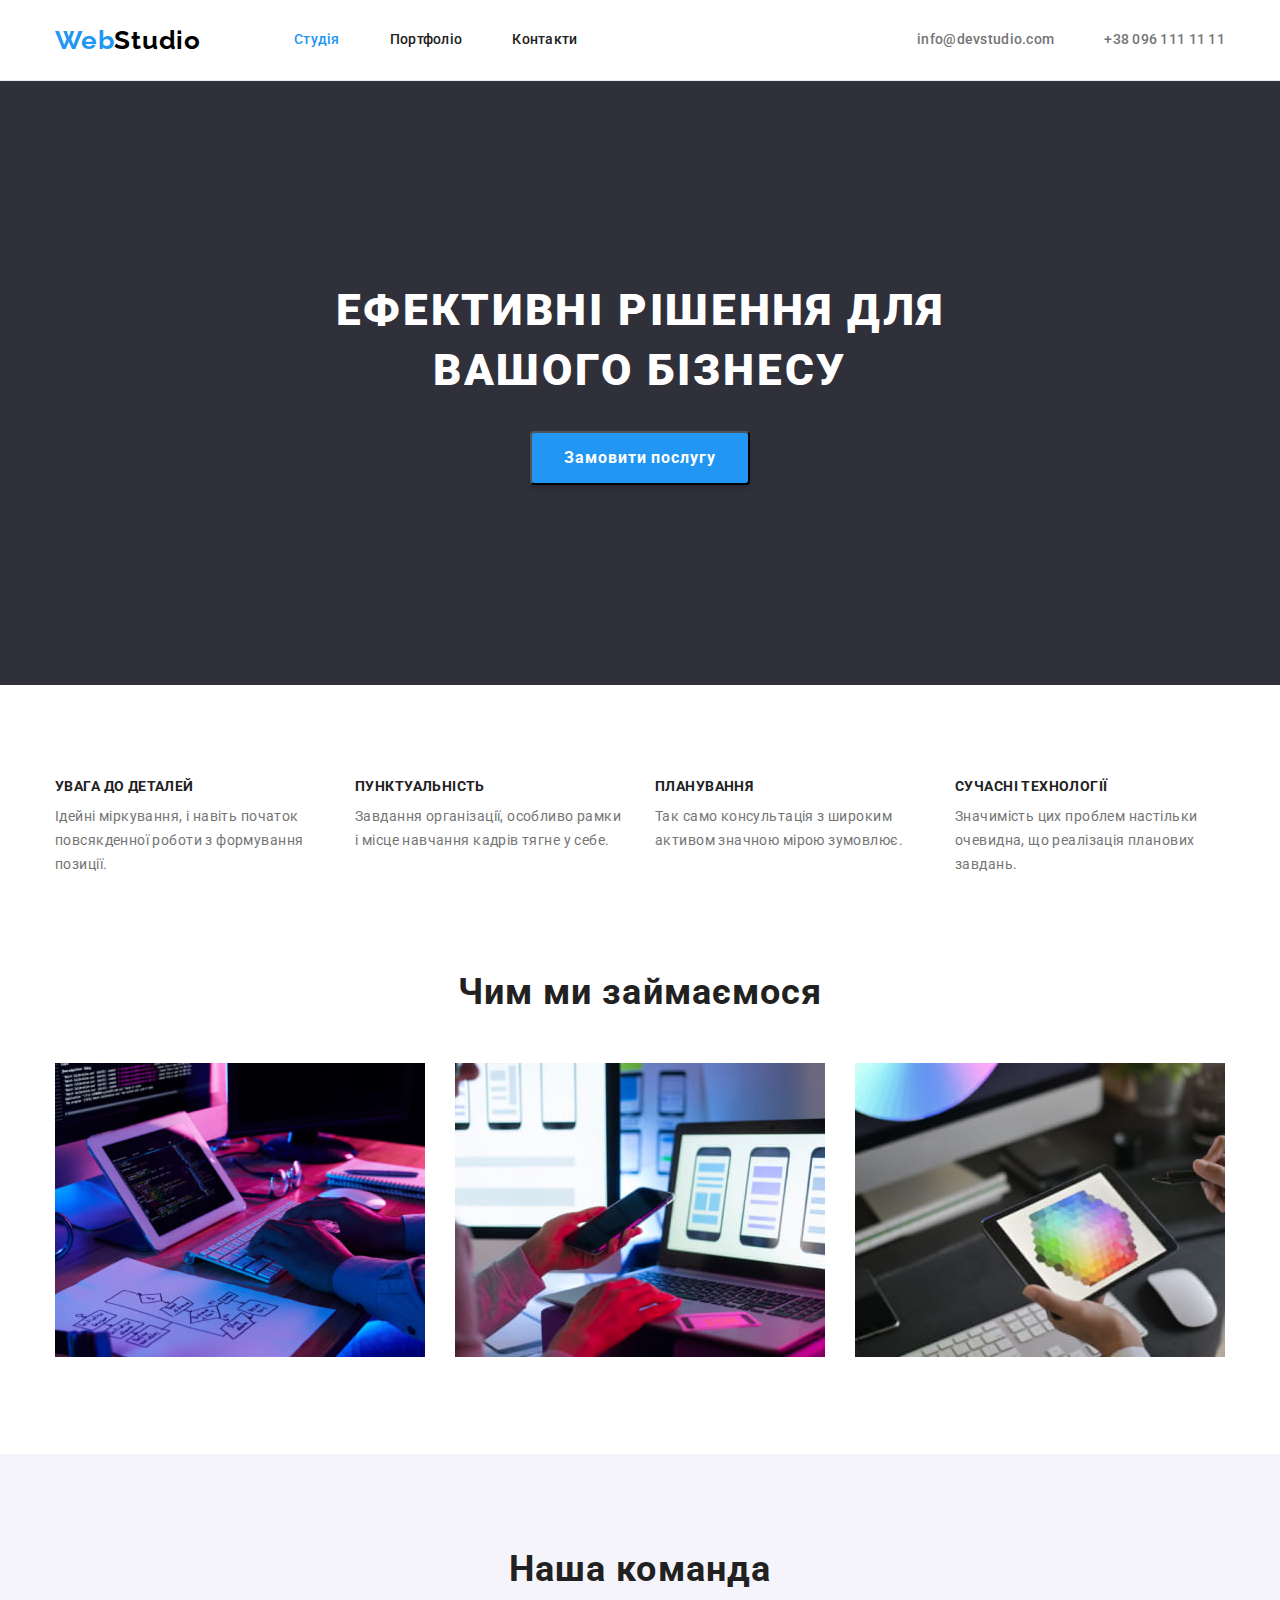
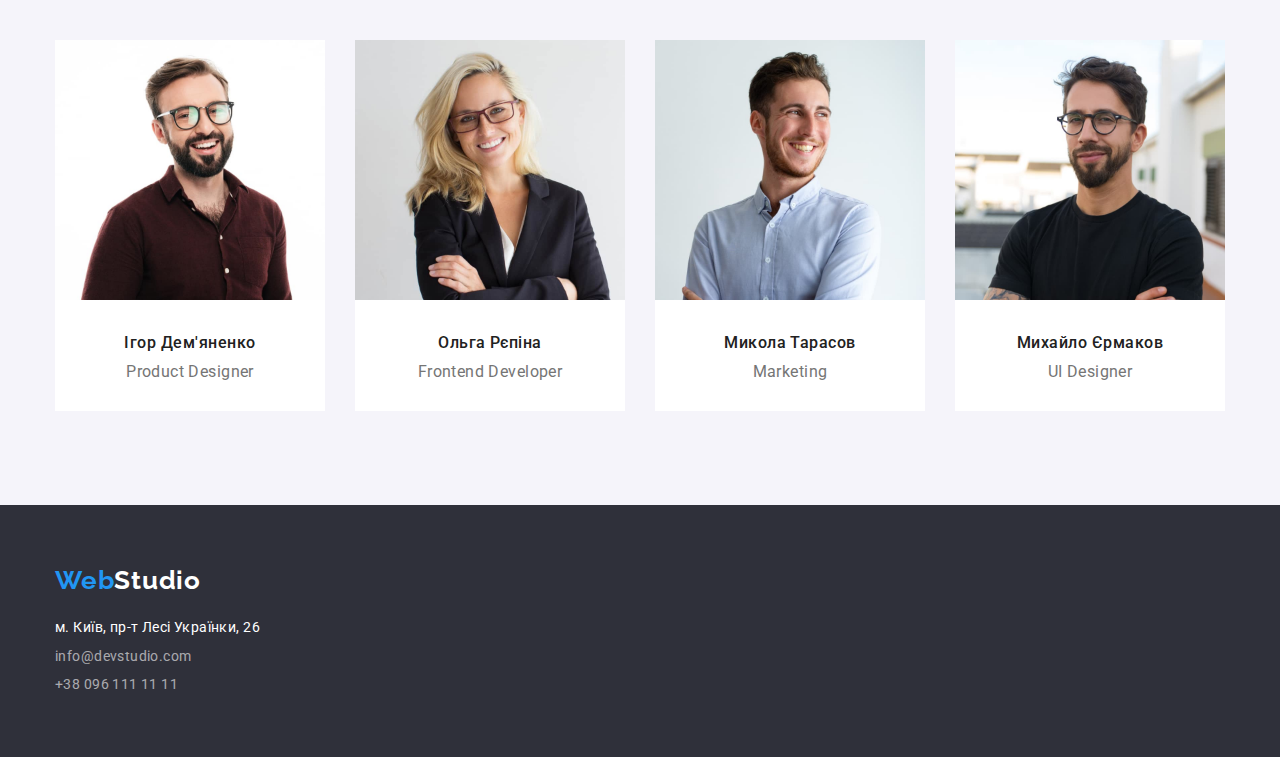
<file: index.html>
<!DOCTYPE html>
<html lang="uk">
  <head>
    <meta charset="UTF-8" />
    <meta http-equiv="X-UA-Compatible" content="IE=edge" />
    <meta name="viewport" content="width=device-width, initial-scale=1.0" />
    <title>Студія</title>
    <link
      href="https://fonts.googleapis.com/css2?family=Raleway:wght@700&family=Roboto:wght@400;500;700;900&display=swap"
      rel="stylesheet"
    />
    <link
      rel="stylesheet"
      href="https://cdnjs.cloudflare.com/ajax/libs/modern-normalize/1.1.0/modern-normalize.min.css"
    />
    <link rel="stylesheet" href="./css/common.css" />
    <link rel="stylesheet" href="./css/main.css" />
  </head>

  <body>
    <header class="section border header">
      <div class="container">
        <nav class="nav nav-box">
          <a href="" class="logo"> <span class="logo-blue">Web</span>Studio </a>
          <ul class="list list-nav">
            <li class="item"><a href="./index.html" class="link page-active">Студія</a></li>
            <li class="item"><a href="./portfolio.html" class="link">Портфоліо</a></li>
            <li class="item"><a href="" class="link">Контакти</a></li>
          </ul>
        </nav>
        <ul class="list list-nav list-contact">
          <li class="item">
            <a href="mailto:info@devstudio.com" class="link link-contact">info@devstudio.com</a>
          </li>
          <li class="item">
            <a href="tel:+380961111111" class="link link-contact">+38 096 111 11 11</a>
          </li>
        </ul>
      </div>
    </header>

    <main>
      <!--hero-->
      <section class="hero section">
        <div class="container">
          <h1 class="title title-main">Ефективні рішення для вашого бізнесу</h1>
          <button type="button" class="button item">Замовити послугу</button>
        </div>
      </section>

      <!--наш підхід-->
      <section class="section">
        <div class="container">
        <h2 class="none">наш підхід</h2>
        <ul class="list methods">
          <li class="item">
            <h3 class="title title-methods">УВАГА ДО ДЕТАЛЕЙ</h3>
            <p class="text mr-null">
              Ідейні міркування, і навіть початок повсякденної роботи з формування позиції.
            </p>
          </li>
          <li class="item">
            <h3 class="title title-methods">ПУНКТУАЛЬНІСТЬ</h3>
            <p class="text mr-null">
              Завдання організації, особливо рамки і місце навчання кадрів тягне у себе.
            </p>
          </li>
          <li class="item">
            <h3 class="title title-methods">ПЛАНУВАННЯ</h3>
            <p class="text mr-null">
              Так само консультація з широким активом значною мірою зумовлює.
            </p>
          </li>
          <li class="item">
            <h3 class="title title-methods">СУЧАСНІ ТЕХНОЛОГІЇ</h3>
            <p class="text mr-null">
              Значимість цих проблем настільки очевидна, що реалізація планових завдань.
            </p>
          </li>
        </ul>
        </div>
      </section>

      <!-- чим ми займаємося -->
      <section class="info section">
        <div class="container info">
          <h2 class="title info">Чим ми займаємося</h2>
          <ul class="list">
            <li class="item">
              <img src="./images/box1.jpg" alt="Валідна розмітка" width="370" height="294" />
            </li>
            <li class="item">
              <img src="./images/box2.jpg" alt="Стилізація" width="370" height="294" />
            </li>
            <li class="item">
              <img src="./images/box3.jpg" alt="Дизайн" width="370" height="294" />
            </li>
          </ul>
        </div>
      </section>

      <!--Наша команда-->
      <section class="team-info section">
        <div class="container">
          <h2 class="title title-team">Наша команда</h2>
          <ul class="list">
            <li class="item">
              <img src="./images/person1.jpg" alt="фото Ігора Дем'яненка" width="270" />
              <h3 class="title subject-name">Ігор Дем'яненко</h3>
              <p class="subject-post">Product Designer</p>
            </li>
            <li class="item">
              <img src="./images/person2.jpg" alt="фото Ольги Рєпіної" width="270" />
              <h3 class="title subject-name">Ольга Рєпіна</h3>
              <p class="subject-post">Frontend Developer</p>
            </li>
            <li class="item">
              <img src="./images/person3.jpg" alt="фото Миколи Тарасова" width="270" />
              <h3 class="title subject-name">Микола Тарасов</h3>
              <p class="subject-post">Marketing</p>
            </li>
            <li class="item">
              <img src="./images/person4.jpg" alt="фото Михайла Єрмакова" width="270" />
              <h3 class="title subject-name">Михайло Єрмаков</h3>
              <p class="subject-post">UI Designer</p>
            </li>
          </ul>
        </div>
      </section>
    </main>

    <!--footer-->
    <footer class="footer section">
      <div class="container">
      <a href="" class="logo logo-white"> <span class="logo-blue">Web</span>Studio</a>
      <address>
        <p class="address">м. Київ, пр-т Лесі Українки, 26</p>
        <a href="mailto:info@devstudio.com" class="link link-footer">info@devstudio.com</a>
        <a href="tel:+380961111111" class="link link-footer">+38 096 111 11 11</a>
      </address>
    </footer>
  </body>
</html>
</file>
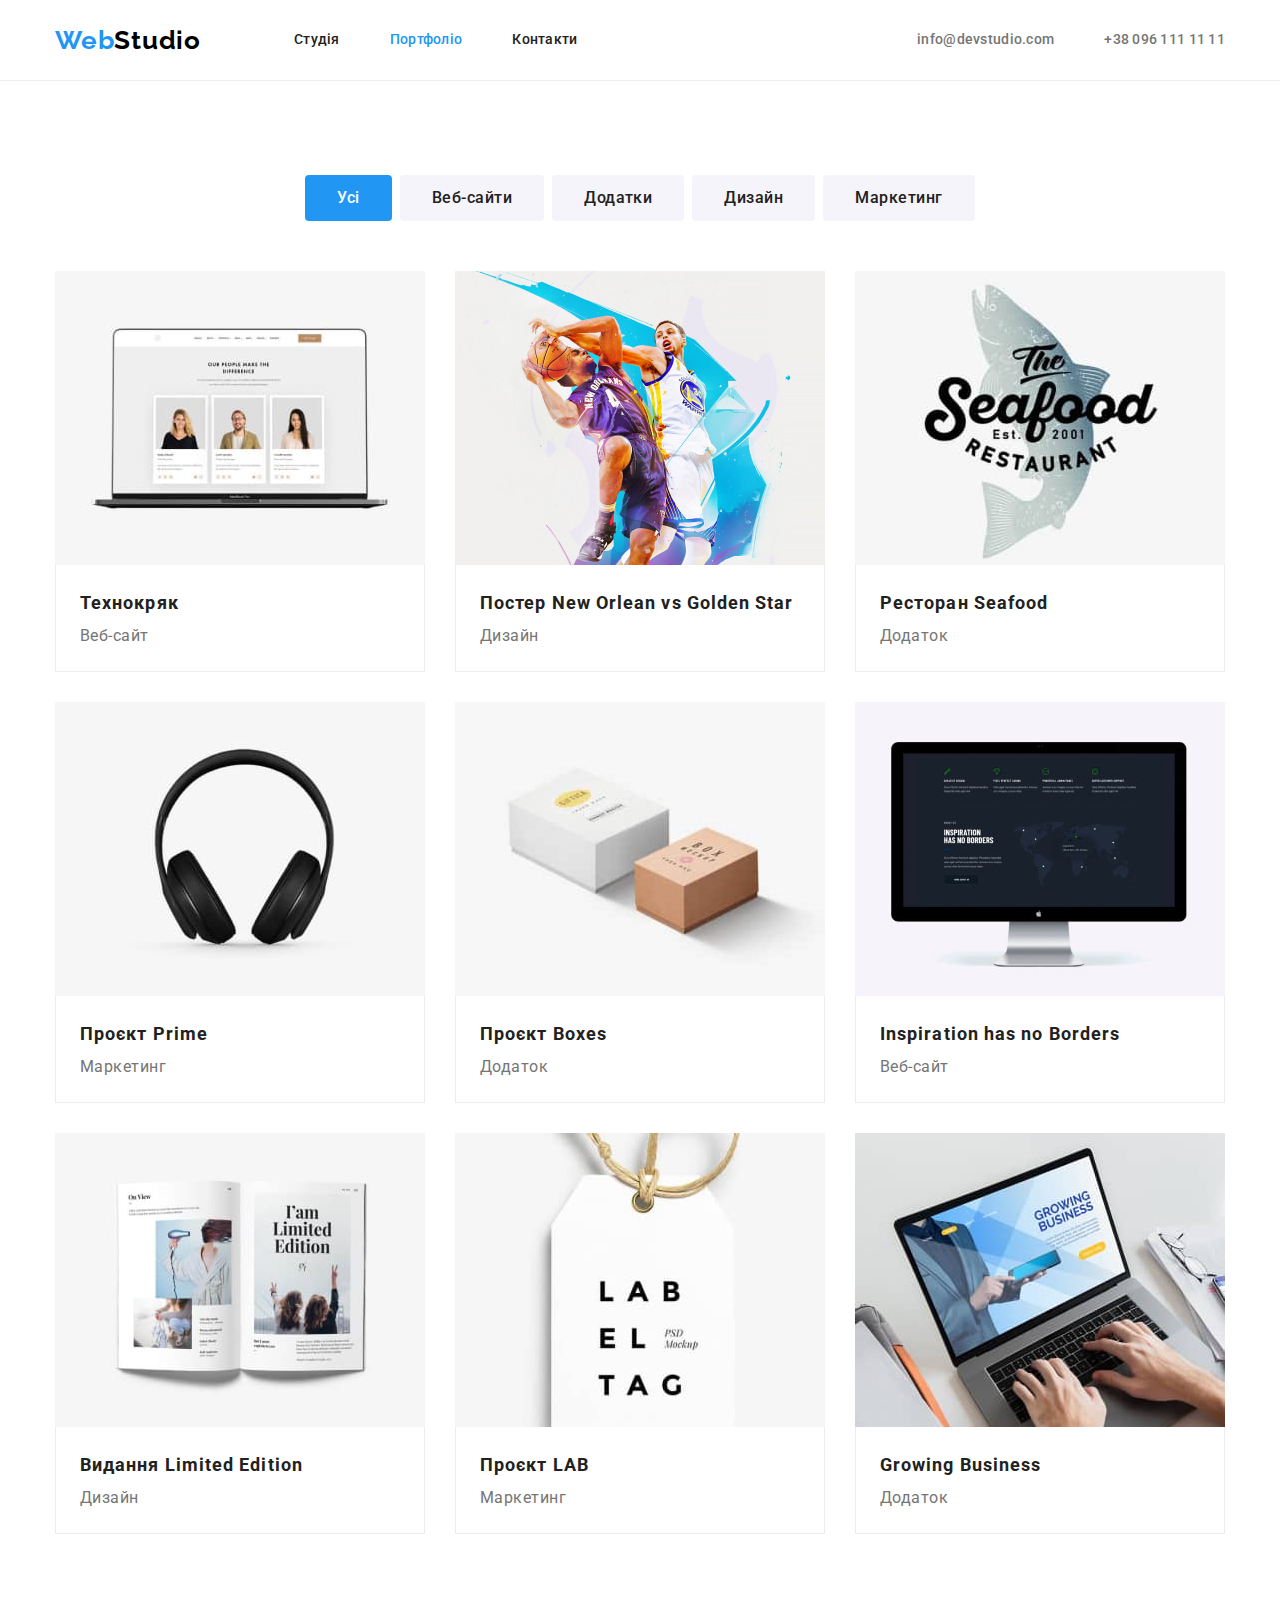
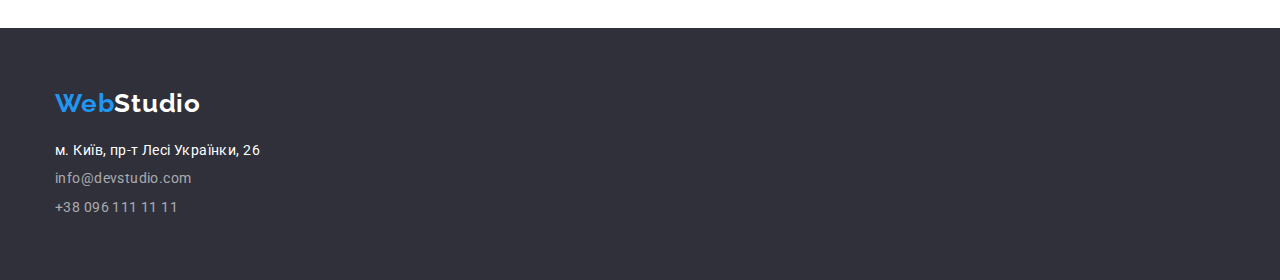
<file: portfolio.html>
<!DOCTYPE html>
<html lang="uk">
  <head>
    <meta charset="UTF-8" />
    <meta http-equiv="X-UA-Compatible" content="IE=edge" />
    <meta name="viewport" content="width=device-width, initial-scale=1.0" />
    <title>Портфоліо</title>
    <link
      href="https://fonts.googleapis.com/css2?family=Raleway:wght@700&family=Roboto:wght@400;500;700;900&display=swap"
      rel="stylesheet"
    />
    <link
      rel="stylesheet"
      href="https://cdnjs.cloudflare.com/ajax/libs/modern-normalize/1.1.0/modern-normalize.min.css"
    />
    <link rel="stylesheet" href="./css/common.css" />
    <link rel="stylesheet" href="./css/main.css" />
  </head>

  <body>
    <header class="section border header">
      <div class="container">
        <nav class="nav nav-box">
          <a href="./index.html" class="logo"> <span class="logo-blue">Web</span>Studio </a>
          <ul class="list list-nav">
            <li class="item"><a href="./index.html" class="link">Студія</a></li>
            <li class="item"><a href="./portfolio.html" class="link page-active">Портфоліо</a></li>
            <li class="item"><a href="" class="link">Контакти</a></li>
          </ul>
        </nav>
        <ul class="list list-nav list-contact">
          <li class="item">
            <a href="mailto:info@devstudio.com" class="link link-contact">info@devstudio.com</a>
          </li>
          <li class="item">
            <a href="tel:+380961111111" class="link link-contact">+38 096 111 11 11</a>
          </li>
        </ul>
      </div>
    </header>
    <main>
      <!-- фільтри -->
      <section class="section">
        <div class="container filter">
          <h1 class="none">Проєкти</h1>
          <ul class="list">
            <li class="item"><button type="button" class="button button-filter button-active">Усі</button></li>
            <li class="item"><button type="button" class="button button-filter">Веб-сайти</button></li>
            <li class="item"><button type="button" class="button button-filter">Додатки</button></li>
            <li class="item"><button type="button" class="button button-filter">Дизайн</button></li>
            <li class="item"><button type="button" class="button button-filter">Маркетинг</button></li>
          </ul>
        </div>
        <!-- Projects -->
        <div class="container projects">
        <ul class="list project-list">
          <li class="item">
            <a href="" class="link-portfolio">
              <img
                src="./images/technocrat.jpg"
                alt="ноутбук на екрані якого відкриті соцмережи"
                width="370"
                height="294"
              />
              <div class="item">
              <h2 class="title-project">Технокряк</h2>
              <p class="desc-project">Веб-сайт</p>
              </div>
            </a>
          </li>
          <li class="item">
            <a href="" class="link-portfolio">
              <img
                src="./images/poster.jpg"
                alt="два гравця різних команд - один кидає м'яч інший намагається запобігти цьому"
                width="370"
                height="294"
              />
              <div class="item">
                <h2 class="title-project">Постер New Orlean vs Golden Star</h2>
                <p class="desc-project">Дизайн</p>
              </div>
            </a>
          </li>
          <li class="item">
            <a href="" class="link-portfolio">
              <img
                src="./images/restourant.jpg"
                alt="написи на фоні напівпрозорої риби невідомого мені похождення"
                width="370"
                height="294"
              />
              <div class="item">
              <h2 class="title-project">Ресторан Seafood</h2>
              <p class="desc-project">Додаток</p>
              </div>
            </a>
          </li>
          <li class="item">
            <a href="" class="link-portfolio">
              <img
                src="./images/project-prime.jpg"
                alt="слухавки накладні бездротові на білому фоні"
                width="370"
                height="294"
              />
              <div class="item">
              <h2 class="title-project">Проєкт Prime</h2>
              <p class="desc-project">Маркетинг</p>
              </div>
            </a>
          </li>
          <li class="item">
            <a href="" class="link-portfolio">
              <img
                src="./images/project-boxes.jpg"
                alt="дві естетичні коробочки - біла і світло коричнева"
                width="370"
                height="294"
              />
              <div class="item">
              <h2 class="title-project">Проєкт Boxes</h2>
              <p class="desc-project">Додаток</p>
              </div>
            </a>
          </li>
          <li class="item">
            <a href="" class="link-portfolio">
              <img
                src="./images/inspiration.jpg"
                alt="монітор на якому зображено щось незрузуміле та гасло - натхнення не знає меж"
                width="370"
                height="294"
              />
              <div class="item">
              <h2 class="title-project">Inspiration has no Borders</h2>
              <p class="desc-project">Веб-сайт</p>
              </div>
            </a>
          </li>
          <li class="item">
            <a href="" class="link-portfolio">
              <img
                src="./images/limited-edition.jpg"
                alt="розгорнутий журнал, швидше за все - жіночий"
                width="370"
                height="294"
              />
              <div class="item">
              <h2 class="title-project">Видання Limited Edition</h2>
              <p class="desc-project">Дизайн</p>
              </div>
            </a>
          </li>
          <li class="item">
            <a href="" class="link-portfolio">
              <img
                src="./images/project-lab.jpg"
                alt="бірка крупним планом з написом і логотипом компанії"
                width="370"
                height="294"
              />
              <div class="item">
              <h2 class="title-project">Проєкт LAB</h2>
              <p class="desc-project">Маркетинг</p>
              </div>
            </a>
          </li>
          <li class="item">
            <a href="" class="link-portfolio">
              <img
                src="./images/growing-business.jpg"
                alt="хлопак обома руками друкує щось на ноутбуці, коли на ньому відкрита головна сторінка сайту"
                width="370"
                height="294"
              />
              <div class="item">
              <h2 class="title-project">Growing Business</h2>
              <p class="desc-project">Додаток</p>
              </div>
            </a>
          </li>
        </ul>
      </div>
      </section>
    </main>

    <!--footer-->
    <footer class="footer section footer">
      <div class="container">
      <a href="" class="logo logo-white"> <span class="logo-blue">Web</span>Studio</a>
      <address>
        <p class="address">м. Київ, пр-т Лесі Українки, 26</p>
        <a href="mailto:info@devstudio.com" class="link link-footer">info@devstudio.com</a>
        <a href="tel:+380961111111" class="link link-footer">+38 096 111 11 11</a>
      </address>
    </footer>
  </body>
</html>
</file>
<file: css/common.css>
:root {
    /* bg colors */
    --main-bg-color: #FFFFFF;
    --hero-bg-color: #2F303A;
    --team-info-bg: #F5F4FA;
    
    /* font colors */
    --accent-blue: #2196F3;
    --accent-black: #000000;
    --main-font-black: #212121;
    --main-font-color: #757575;
    --link-footer-color: rgba(255, 255, 255, 0.6);

    --white: #FFFFFF;
    --btn-shadow: rgba(0, 0, 0, 0.15);
}

.test {
    background-color: #76d14b;
}
</file>
<file: css/main.css>
body {
    background-color: var(--main-bg-color);
    
    font-family: Roboto, sans-serif;
    font-style: normal;
    font-size: 14px;
    letter-spacing: 0.03em;
    
    color: var(--main-font-color);

    box-sizing: border-box;
}
*,
*::before,
*::after {
    box-sizing: inherit;
}

h1, h2, h3, h4, h5, h6, p {
    margin-top: 0;
    margin-bottom: 0;
}

/* ---------------------------------------------- */
/* utilities */
.item {
}

.list {
    margin-top: 0;
    margin-bottom: 0;
    padding-left: 0;
    list-style-type: none;
}

.mr-null {
    margin-top: 0;
    margin-bottom: 0;
}

.none {
    display: none;
}

.section {
    max-width: 1600px;
    margin-left: auto;
    margin-right: auto;
    padding-top: 94px;
    padding-bottom: 94px;
} 

.container {
    display: flex;
    align-items: center;

    width: 1200px;
    margin-left: auto;
    margin-right: auto;
    padding-left: 15px;
    padding-right: 15px;
}

.header {
    padding-top: 0;
    padding-bottom: 0;
}


/* ---------------------------------------------- */
/* header & footer */
.link,
.link-portfolio {
    text-decoration: none;
    
    font-weight: 500;
    line-height: 1.14;
    letter-spacing: 0.02em;
    
    color: var(--main-font-black);
}

.link-contact {
    color: var(--main-font-color);
}

.link-footer {
    font-style: normal;
    font-weight: 400;
    line-height: 1.71;
    letter-spacing: 0.03em;
    
    color: var(--link-footer-color);
}

header .link {
    display: inline-block;
    padding-top: 32px;
    padding-bottom: 32px;
} 
.link:hover,
.link:focus {
    color: var(--accent-blue);
}

.logo {
    text-decoration: none;
    
    font-family: 'Raleway';
    font-weight: 700;
    font-size: 26px;
    line-height: 1.19;
    letter-spacing: 0.03em;
    
    color: var(--accent-black);
}

.logo-blue {
    color: var(--accent-blue);
}

.logo-white {
    color: var(--white);
}

.footer {
    background-color: var(--hero-bg-color);
    padding-top: 60px;
    padding-bottom: 60px;
}

.address {
    font-style: normal;
    font-size: 14px;
    line-height: 1.71;
    letter-spacing: 0.03em;
    
    color: var(--white);
}

.nav-box {
    display: flex;
    align-items: center;
}

.list-nav {
    display: flex;
    align-items: center;
    margin-left: 93px;
    padding-left: 0;
}

.list-nav .item + .item,
.list-contact .item + .item {
    margin-left: 50px;
}

.list-contact {
    margin-left: auto;
}

.footer div {
    display: flex;
    flex-direction: column;
    align-items: flex-start;
}
.footer address {
    margin-top: 20px;
    display: flex;
    flex-direction: column;
}

address > * + * {
    margin-top: 4.5px;
}

.border {
    border-bottom: 1px solid #ECECEC;
} 

/* ---------------------------------------------- */
/* hero */
.hero {
    background-color: var(--hero-bg-color);
    padding-top: 200px;
    padding-bottom: 200px;
}
.hero div {
    margin-right: auto;
    margin-left: auto;

    display: flex;
    flex-direction: column;
    align-items: center;
}
.hero button.item {
    margin-left: auto;
    margin-right: auto;
    margin-top: 30px;
}
.hero h1 {
    width: 696px;
    display: inline-block;
}

.title {
    font-size: 36px;
    line-height: 1.17;
    text-align: center;
    letter-spacing: 0.03em;
    
    color: var(--main-font-black);
}

.title-main {
    font-weight: 900;
    font-size: 44px;
    line-height: 1.36;
    letter-spacing: 0.06em;
    text-transform: uppercase;

    color: var(--white);
}

.title-team {
    font-size: 36px;
    line-height: 1.17;
    text-align: center;
}

.title-methods {

    font-size: 14px;
    line-height: 1.14;
    text-transform: uppercase;
    text-align: left;
}

.button {
    padding: 10px 32px;

    box-shadow: 0px 4px 4px rgba(0, 0, 0, 0.15);
    border-radius: 4px;

    font-family: 'Roboto';
    font-style: normal;
    font-weight: 700;
    font-size: 16px;
    line-height: 1.88;
    letter-spacing: 0.06em;

    color: var(--white);
    background-color: var(--accent-blue) ;

    cursor: pointer;
}

.text {
    line-height: 1.71;
    letter-spacing: 0.03em;
}

.methods {
    display: flex;
    align-items: flex-start;
    flex-wrap: wrap;
    min-height: 98px;
    margin-left: auto;
    margin-right: auto;
}

.methods .item {
    width: 270px;
}

.methods .item + .item {
    margin-left: 30px;
}

.methods .text {
    padding-top: 10px;
}

/* чим мі займаємося */

.container.info {
    display: flex;
    flex-direction: column;
}

.container.info ul {
    display: flex;
    flex-direction: row;
    margin-top: 50px;
}

.container.info .item > img {
    display: inline-block;
}

.container.info .item + .item {
    margin-left: 30px;
}
.info.section {
    padding-top: 0;
}

/* ---------------------------------------------- */
/* our team */
.team-info {
    background-color: var(--team-info-bg);
}

.subject-name {
    margin-top: 30px;

    font-weight: 500;
    font-size: 16px;
    line-height: 1.19;
}

.subject-post {
    margin-top: 10px;
    padding-bottom: 30px;

    font-size: 16px;
    line-height: 1.19;
    text-align: center;
}

.team-info div {
    display: flex;
    flex-direction: column;
    align-items: center;
    margin-left: auto;
    margin-right: auto;
}

.team-info .list {
    display: flex;
    margin-top: 50px;
}

.team-info .item {
    width: 270px;
    background-color: var(--white);
}

.team-info .item + .item {
    margin-left: 30px;
}

/* ---------------------------------------------- */
/* portfolio */
/* filter */
.button-filter {
    font-weight: 500;
    font-size: 16px;
    line-height: 1.62;
    letter-spacing: 0.03em;

    background-color: var(--team-info-bg);
    color: var(--main-font-black);
    border: none;
    box-shadow: none;
}

.button-filter:hover,
.button-filter:focus {
    background-color: var(--accent-blue);
    color: var(--white);
}
.filter .list {
    display: flex;
    margin-left: auto;
    margin-right: auto;
    margin-bottom: 50px;
}
.filter .item + .item {
    margin-left: 8px;
}

/* ---------------------------------------------- */
/* projects */
.title-project {
    font-size: 18px;
    line-height: 2;
    letter-spacing: 0.06em;
}

.desc-project {
    font-weight: 400;
    font-size: 16px;
    line-height: 1.88;
    letter-spacing: 0.03em;
    color: var(--main-font-color);
}

.button-active {
    background-color: var(--accent-blue);
    color: var(--white);
}

.page-active {
    color: var(--accent-blue);
}

.projects .list {
    display: flex;
    flex-wrap: wrap;
}

.projects > .item {
    width: calc((100%-60)/3);
    min-height: 404px;
    display: inline-block;
}

.link-portfolio .item {
    padding: 20px 24px;
    border: 1px solid #ECECEC;
    border-top: none;
}

.link-portfolio img {
    display: block;
}

.project-list > .item:nth-child(n) {
    margin-right: 30px;
    margin-bottom: 30px;
}

.project-list>.item:nth-child(3n) {
    margin-right: 0;
}
.project-list>.item:nth-last-child(-n+3) {
    margin-bottom: 0;
}
</file>
